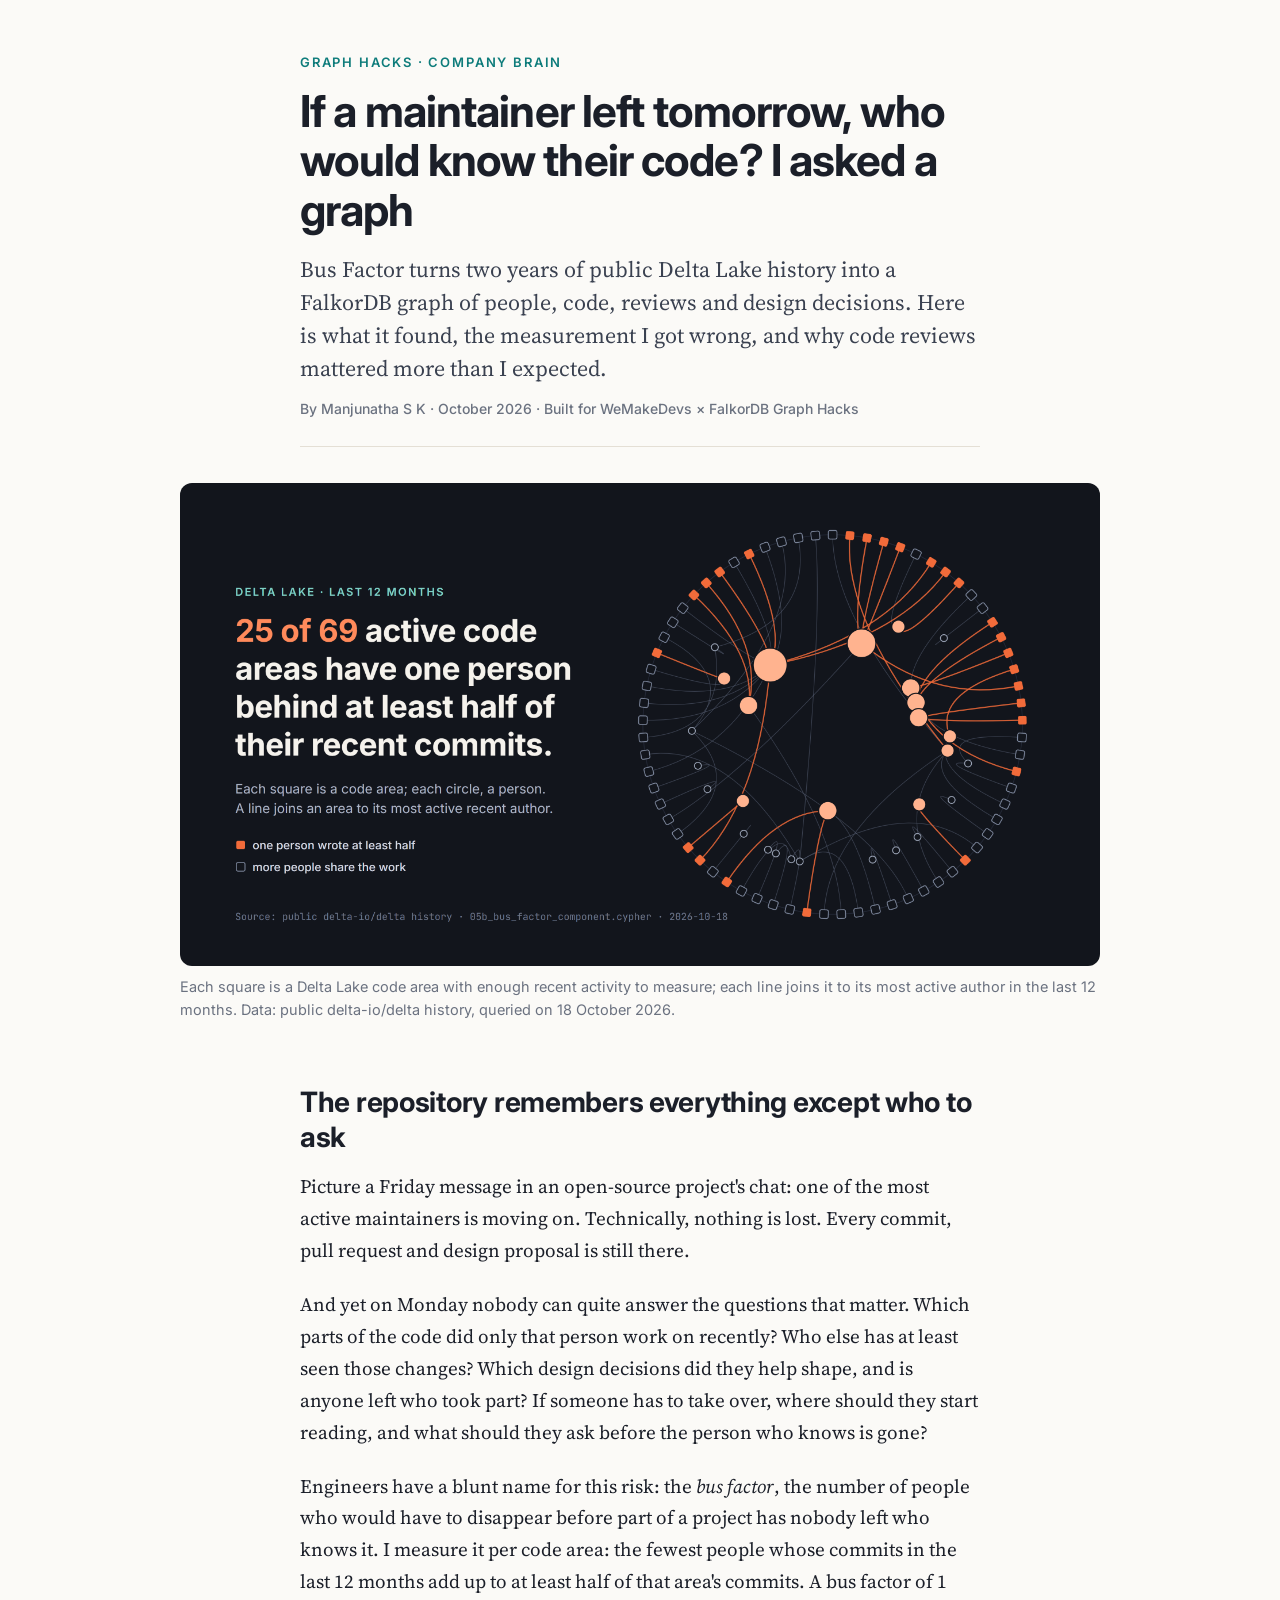
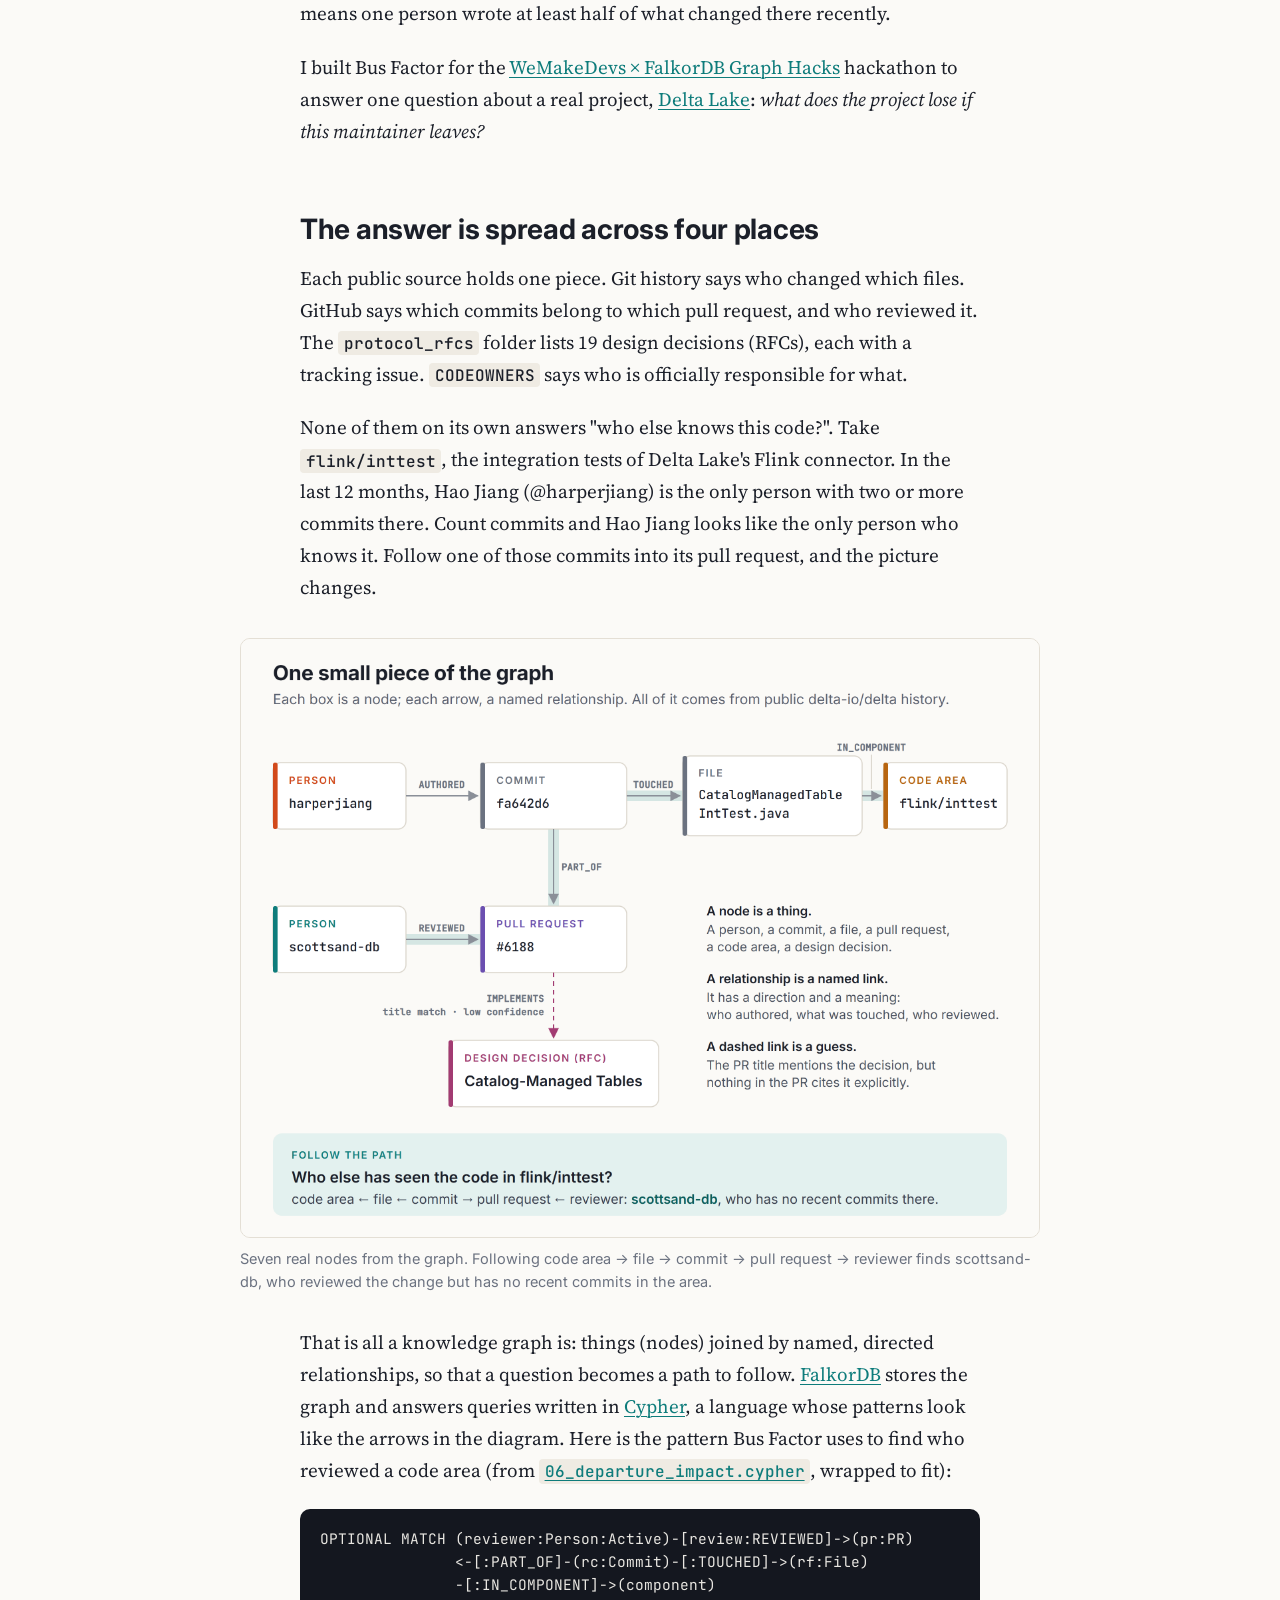
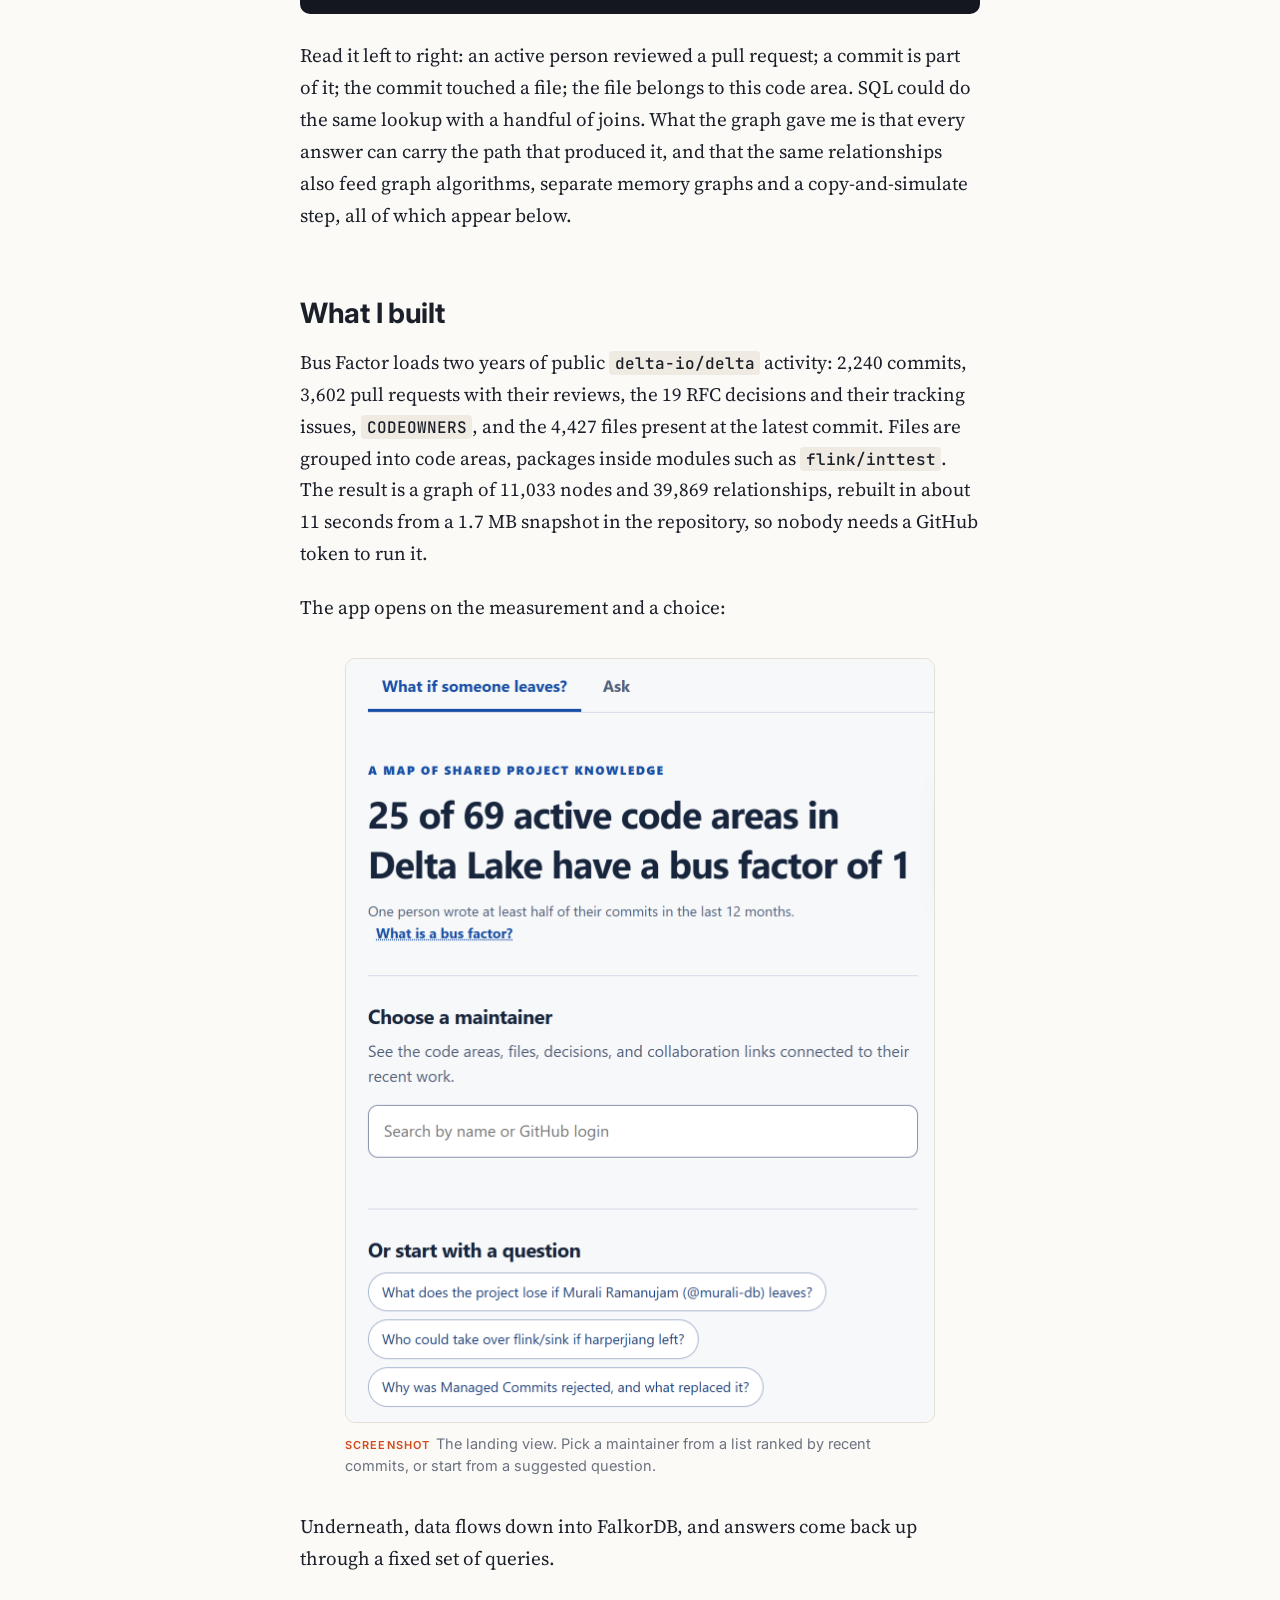
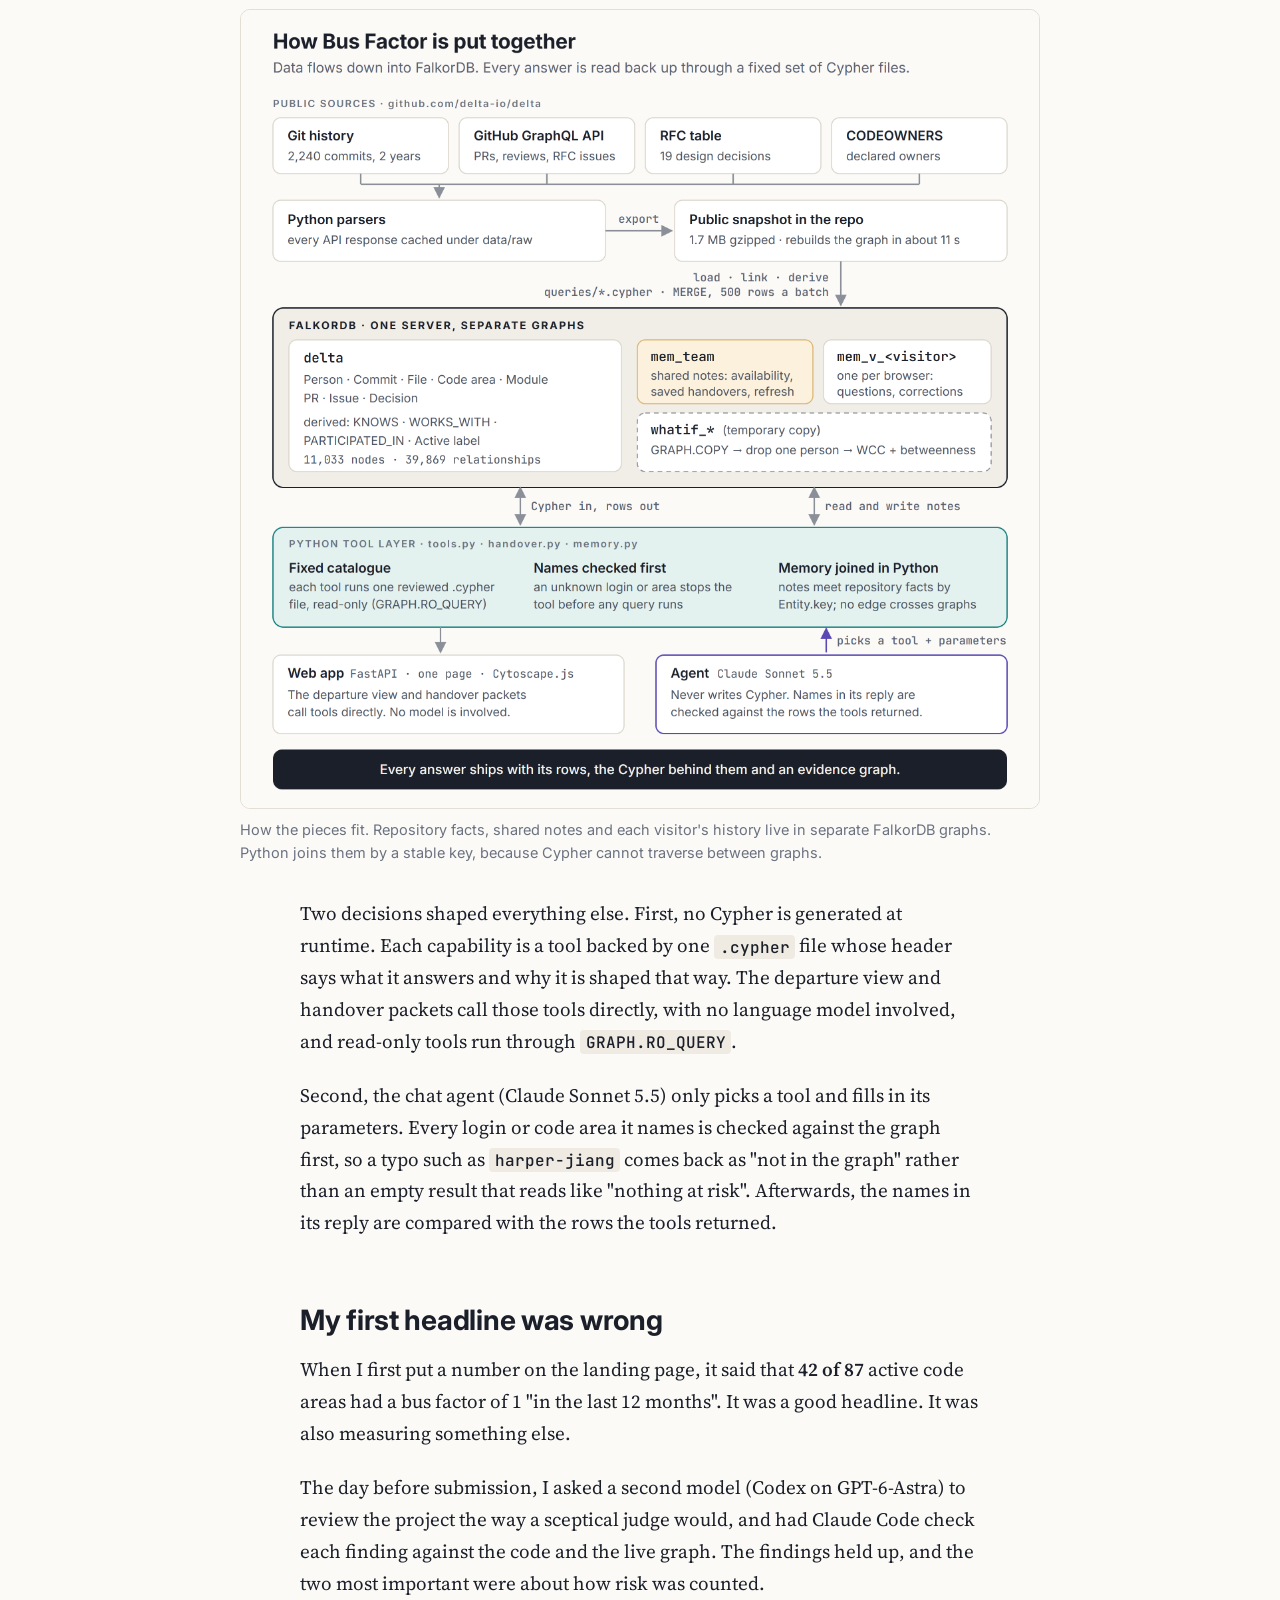
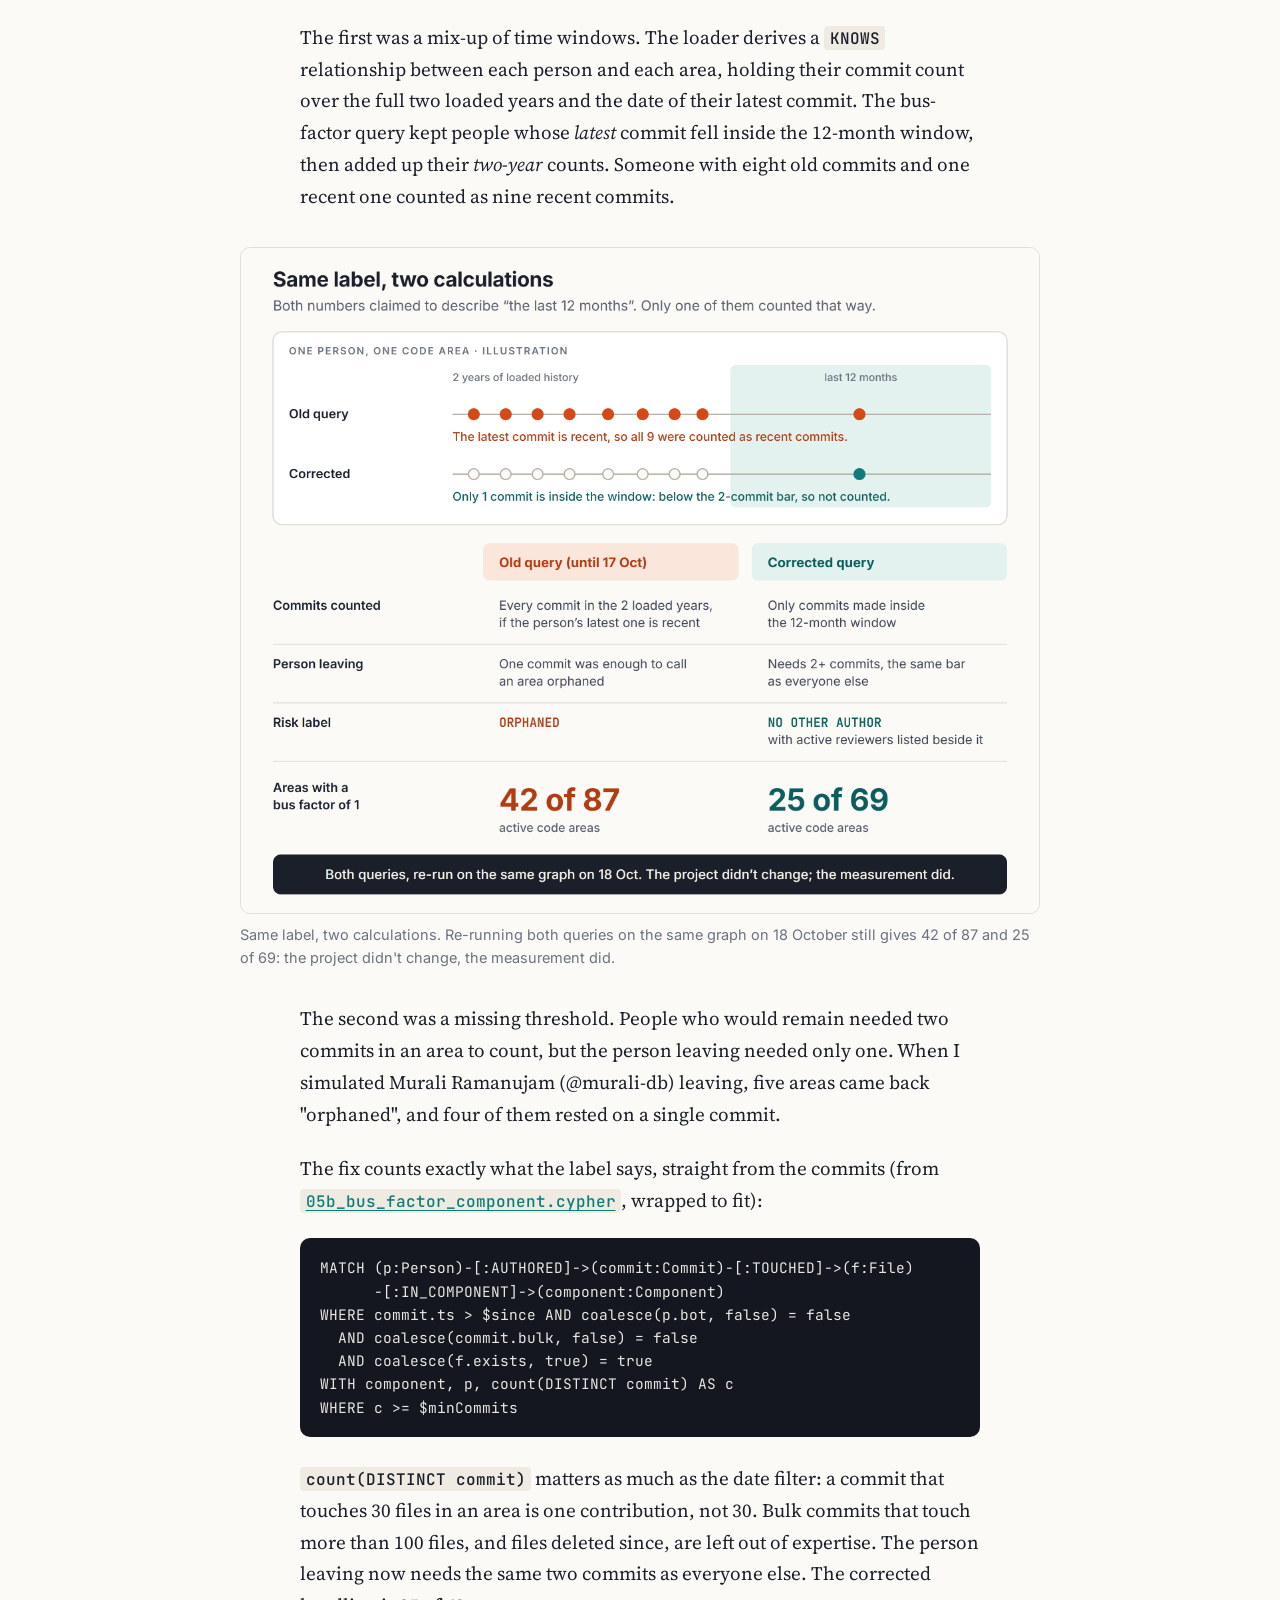
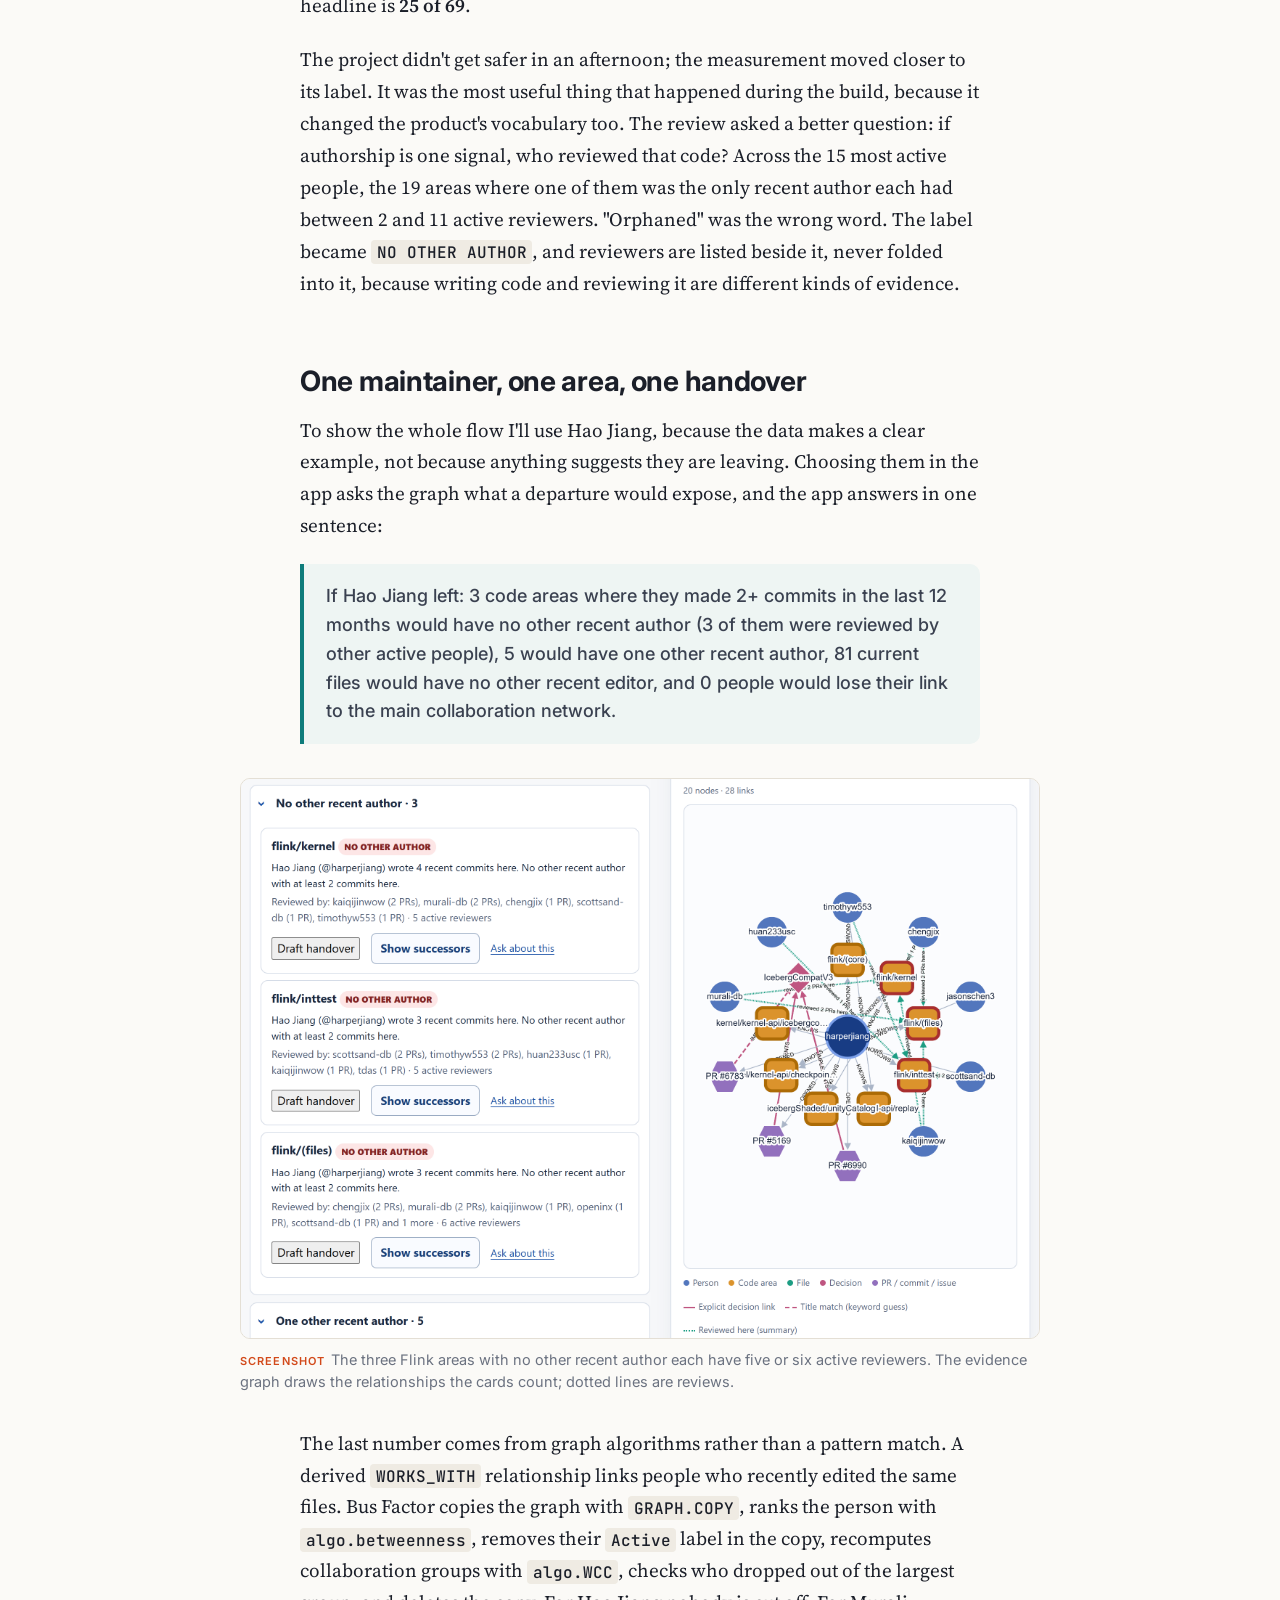
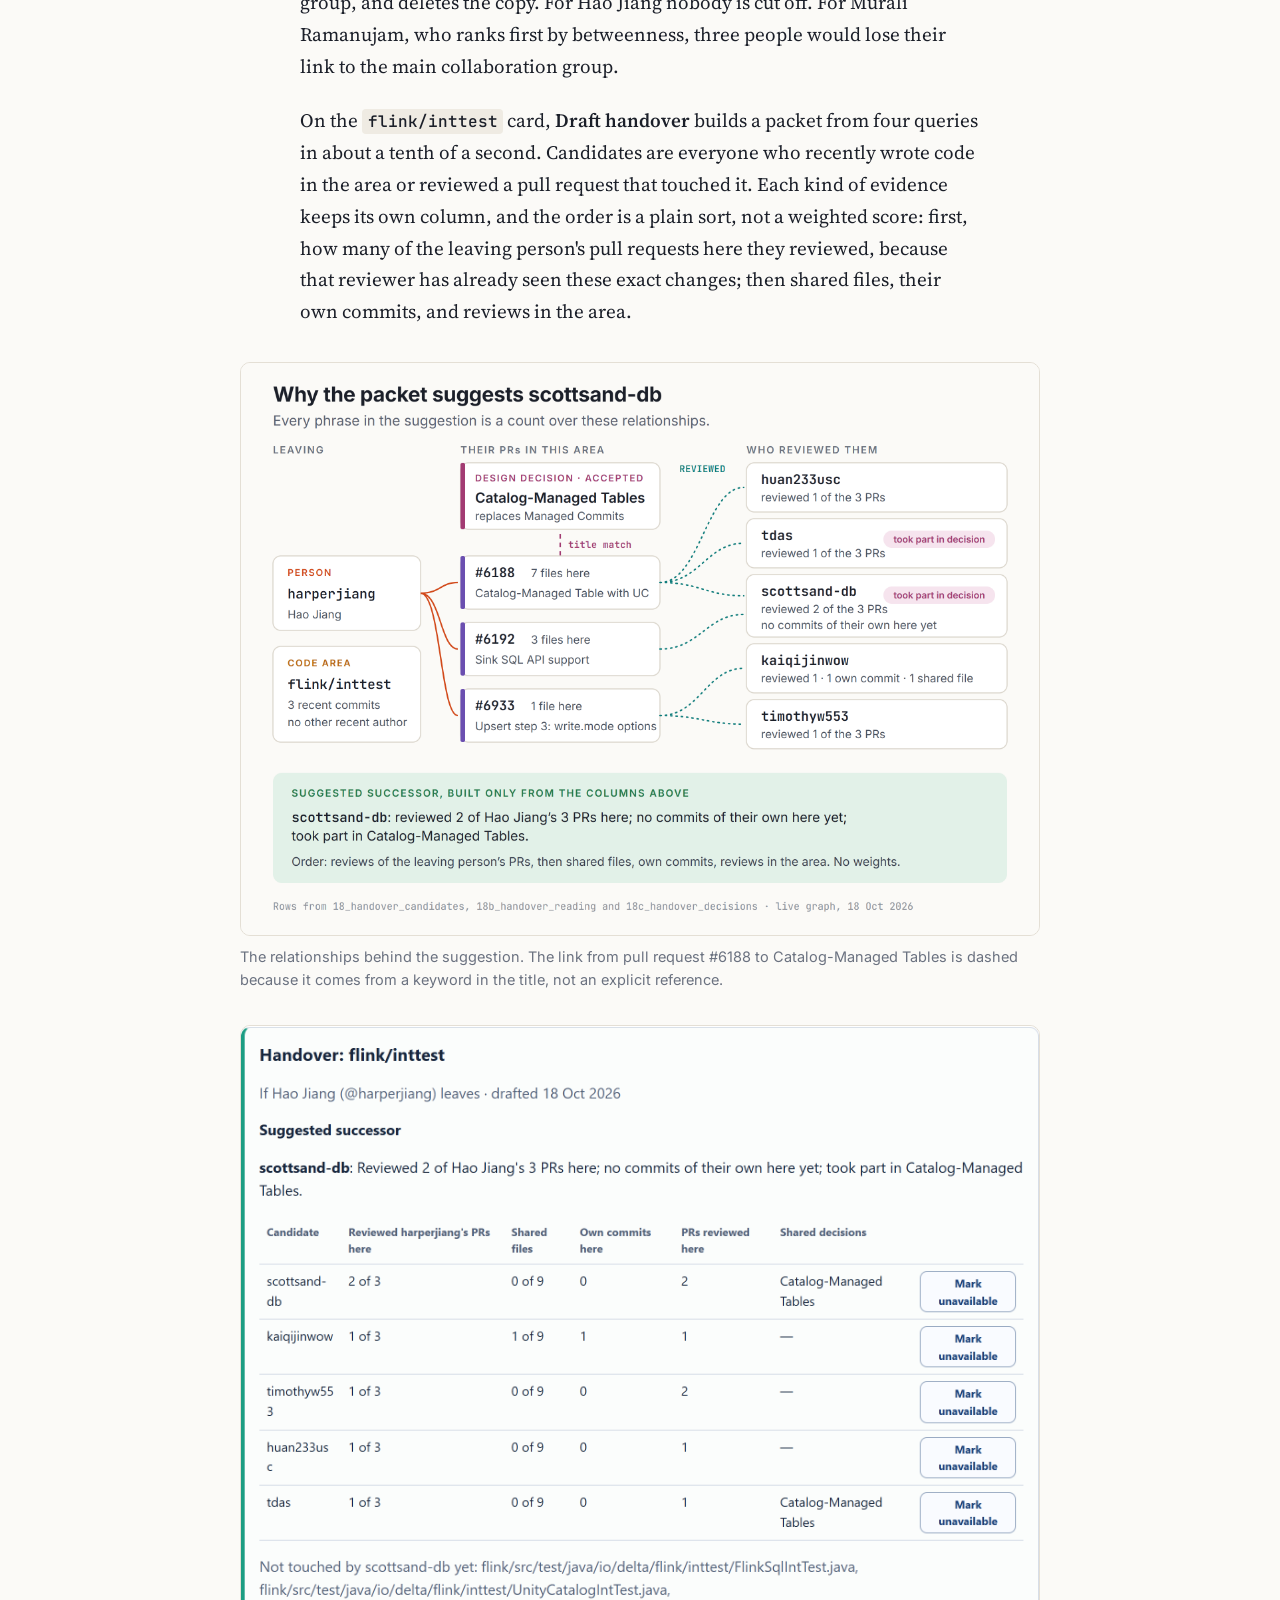
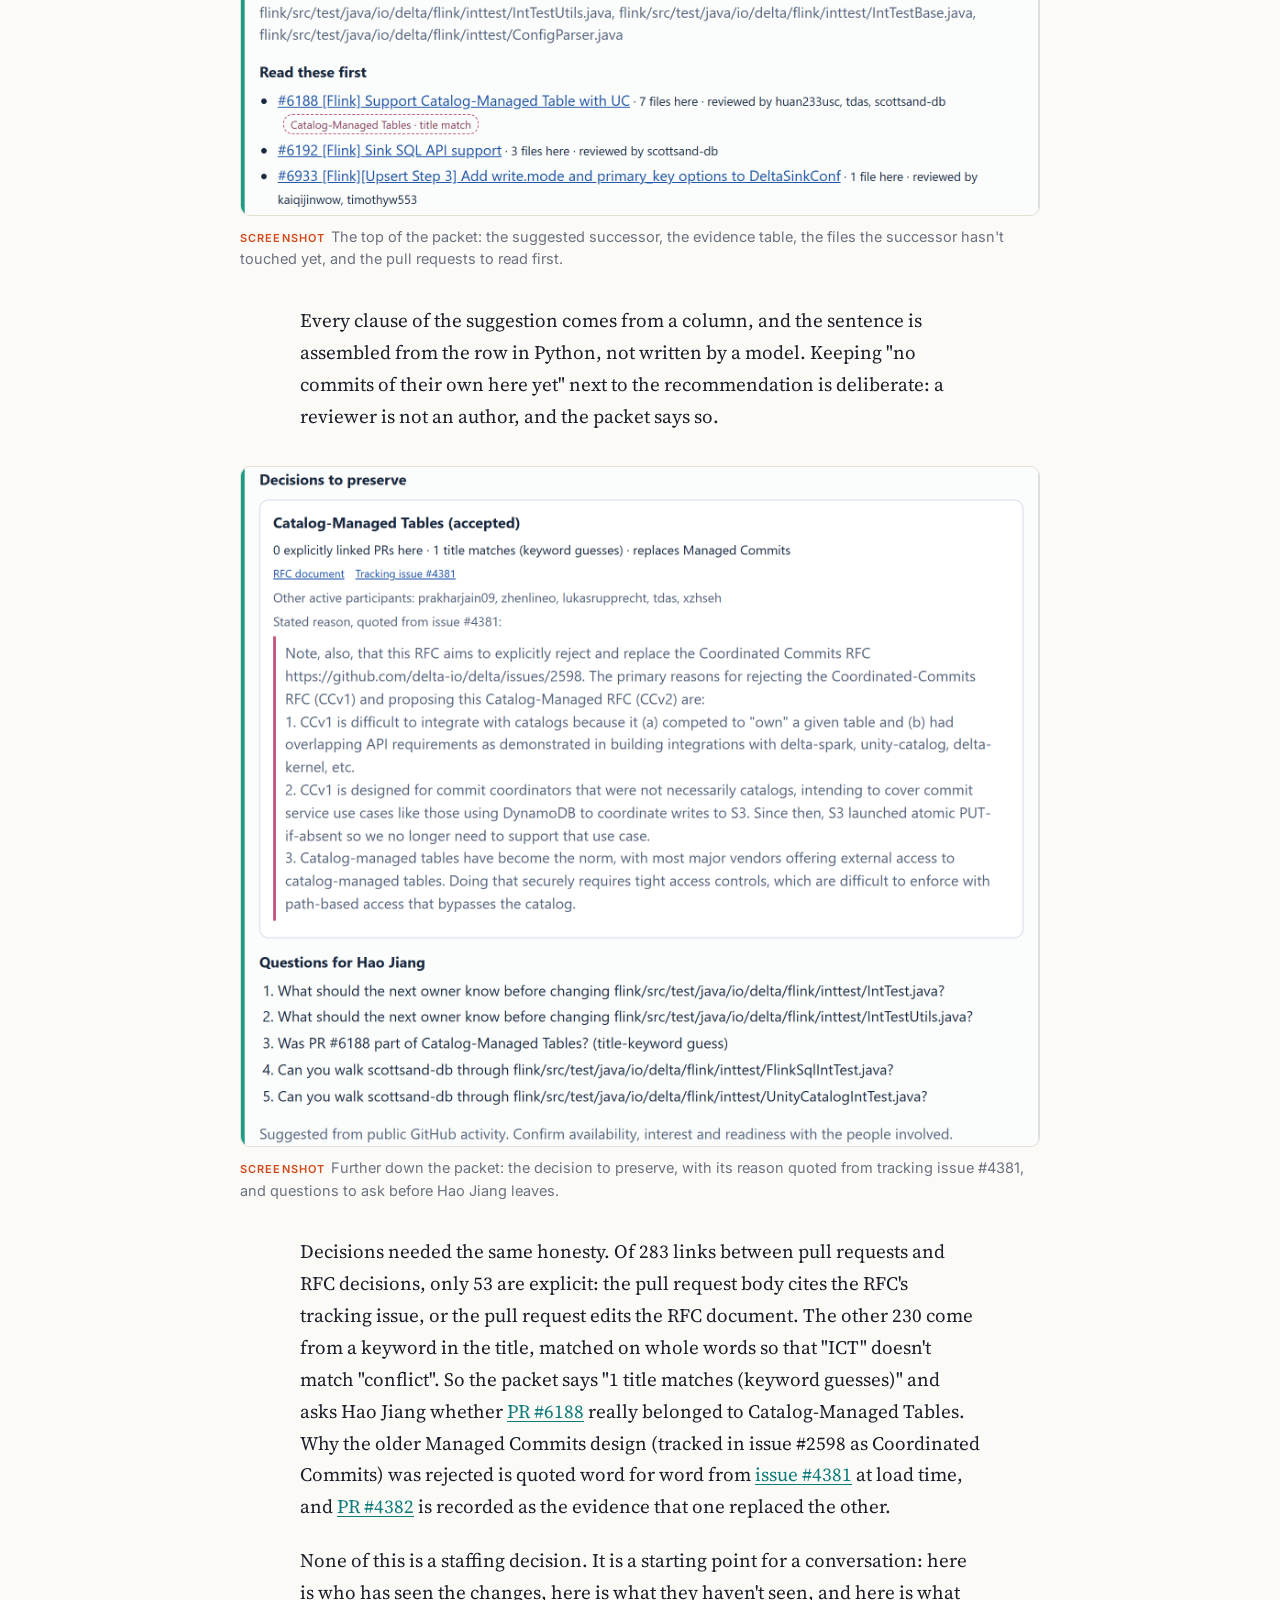
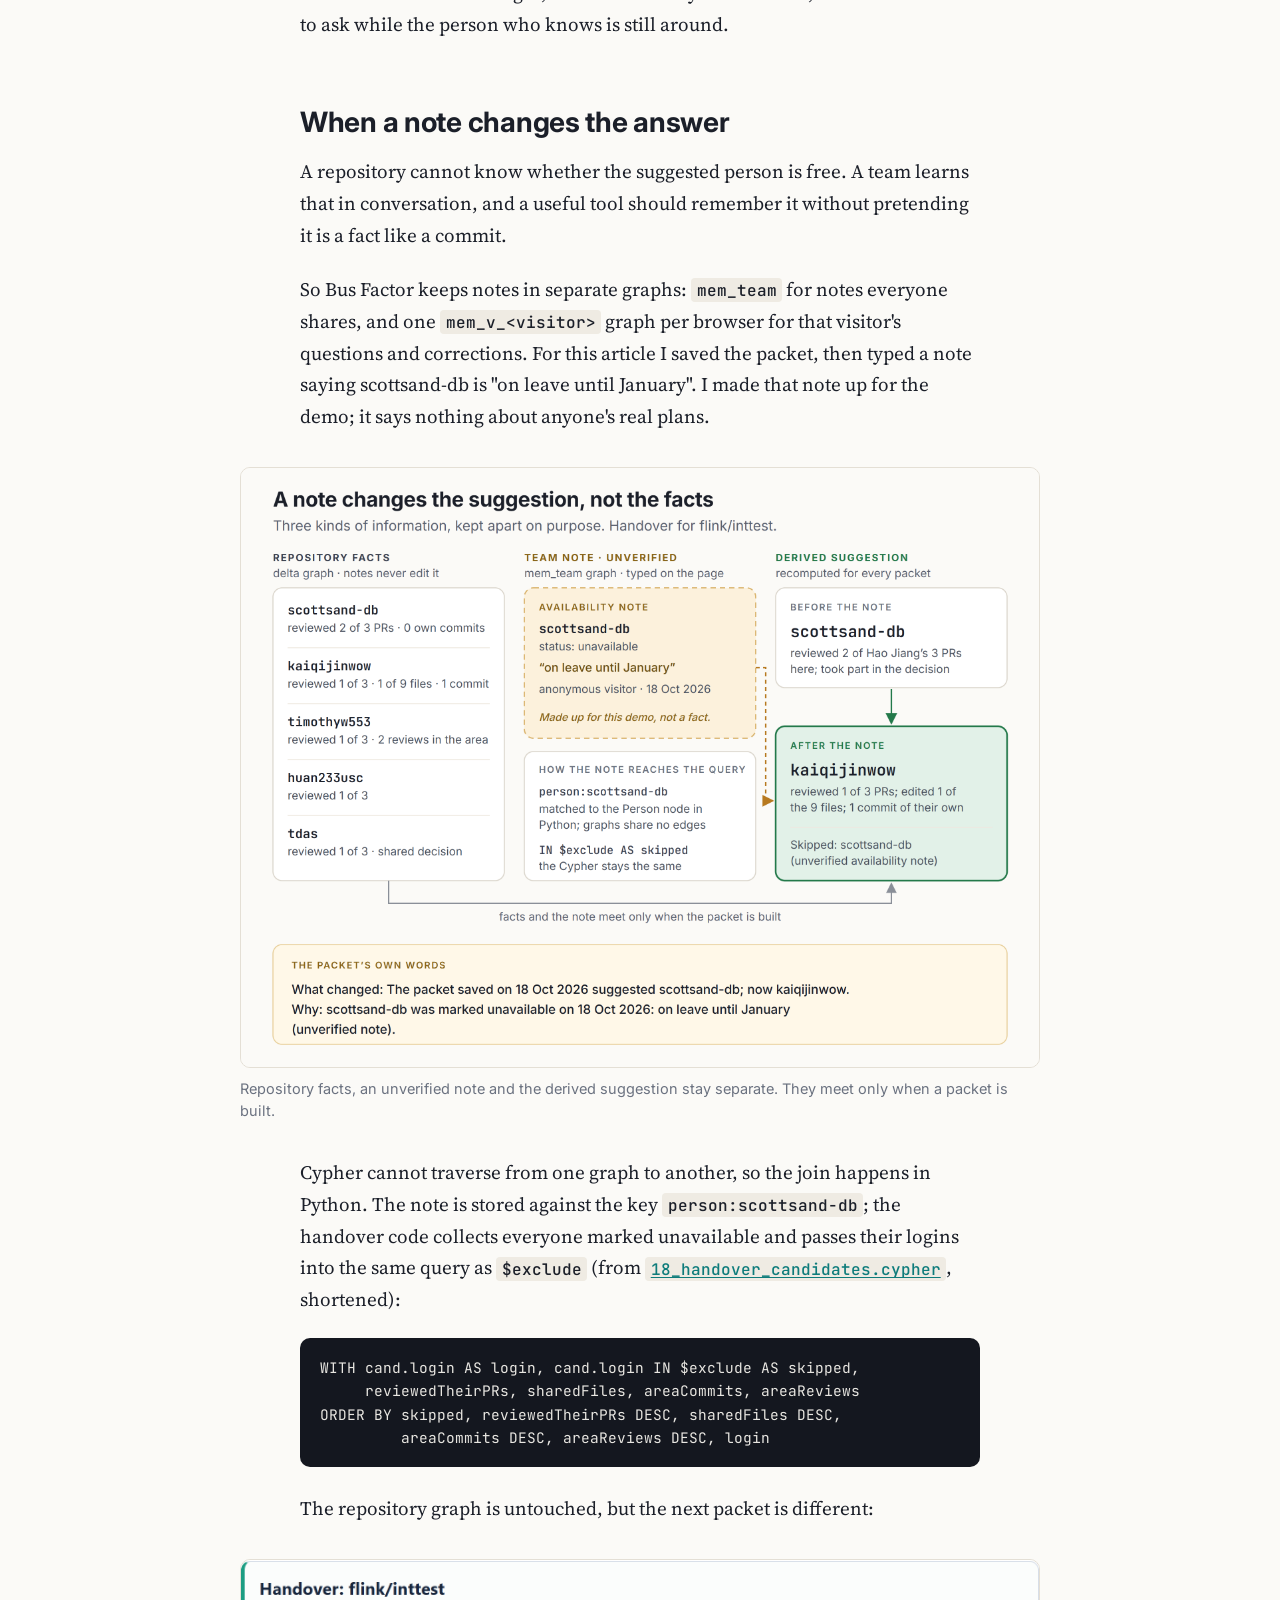
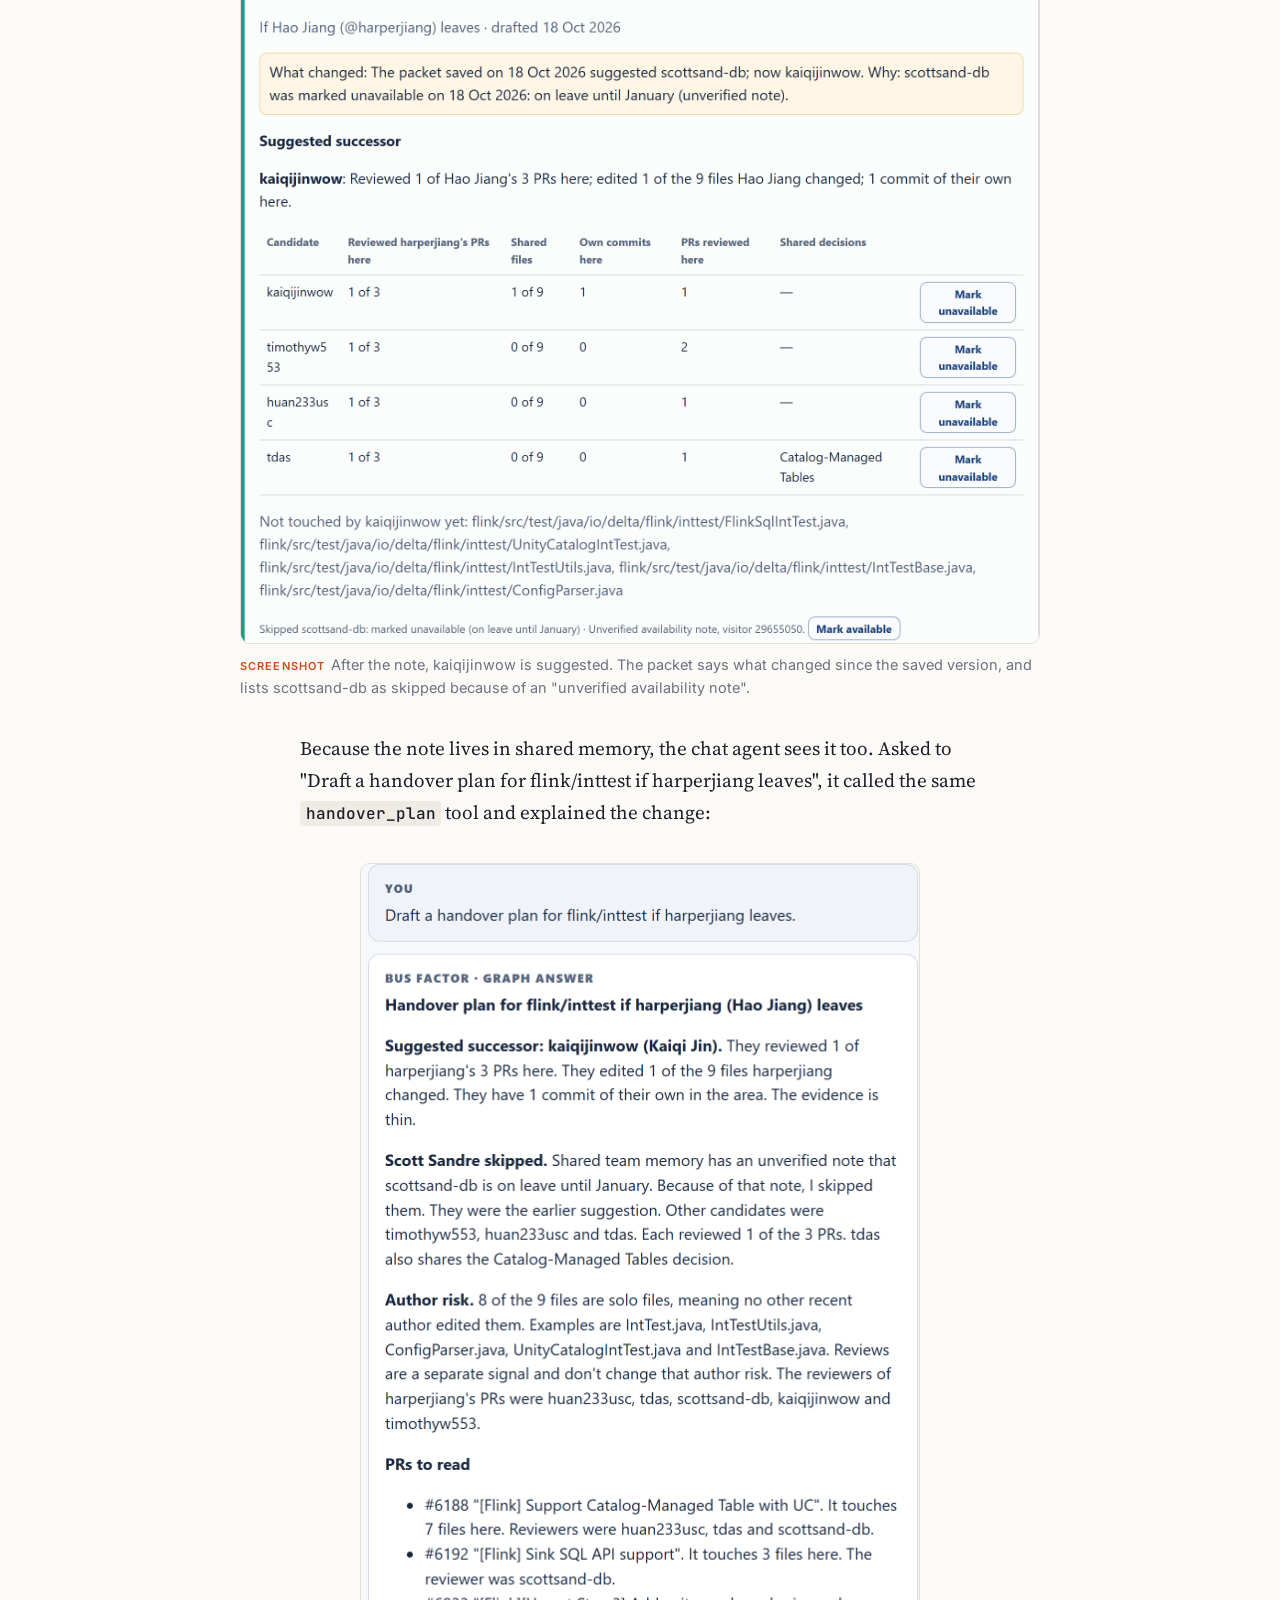
<file: docs/blog-submission/PREVIEW.html>
<!doctype html>
<html lang="en">
<head>
<meta charset="utf-8">
<meta name="viewport" content="width=device-width, initial-scale=1">
<title>If a maintainer left tomorrow, who would know their code? I asked a graph</title>
<meta name="description" content="What a FalkorDB graph of Delta Lake's public history reveals about knowledge risk when a maintainer leaves, the measurement mistake behind the first headline, and how handover suggestions are built from evidence.">
<link rel="preconnect" href="https://fonts.googleapis.com">
<link rel="stylesheet" href="https://fonts.googleapis.com/css2?family=Inter:wght@400;500;600;700&family=JetBrains+Mono:wght@400;500&family=Source+Serif+4:ital,opsz,wght@0,8..60,400;0,8..60,600;1,8..60,400&display=swap">
<style>
:root {
  --paper: #FBFAF7; --ink: #1B1F29; --ink-2: #3A4150; --muted: #6B7280; --line: #E4DFD5;
  --accent: #D2491A; --teal: #0E7C7B; --code-bg: #14171F; --code-ink: #E8E6E1;
}
* { box-sizing: border-box; }
html { -webkit-text-size-adjust: 100%; }
body { margin: 0; background: var(--paper); color: var(--ink);
  font: 400 19px/1.68 'Source Serif 4', Georgia, 'Times New Roman', serif; }
main { max-width: 720px; margin: 0 auto; padding: 56px 20px 96px; }
.kicker { font: 600 13px/1 Inter, 'Segoe UI', sans-serif; letter-spacing: .14em; text-transform: uppercase;
  color: var(--teal); margin: 0 0 18px; }
h1 { font: 700 44px/1.12 Inter, 'Segoe UI', sans-serif; letter-spacing: -.02em; margin: 0 0 18px; }
.dek { font-size: 22px; line-height: 1.5; color: var(--ink-2); margin: 0 0 14px; }
.dek em { font-style: normal; }
.byline { font: 500 14px/1.4 Inter, 'Segoe UI', sans-serif; color: var(--muted); margin: 0 0 36px;
  padding-bottom: 28px; border-bottom: 1px solid var(--line); }
h2 { font: 700 28px/1.25 Inter, 'Segoe UI', sans-serif; letter-spacing: -.01em; margin: 64px 0 16px; }
h3 { font: 700 21px/1.3 Inter, 'Segoe UI', sans-serif; margin: 40px 0 12px; }
p { margin: 0 0 22px; }
a { color: var(--teal); text-decoration-thickness: 1px; text-underline-offset: 3px; }
strong { font-weight: 600; }
code { font: 500 .84em 'JetBrains Mono', Consolas, monospace; background: #EFEBE3; padding: .1em .35em;
  border-radius: 4px; }
pre { background: var(--code-bg); color: var(--code-ink); padding: 18px 20px; border-radius: 10px; overflow-x: auto;
  margin: 0 0 26px; font: 400 14.5px/1.6 'JetBrains Mono', Consolas, monospace; }
pre code { background: none; padding: 0; font: inherit; color: inherit; }
code, pre { font-variant-ligatures: none; font-feature-settings: "liga" 0, "calt" 0; }
figure.shot-fig:not(.wide) { margin-left: auto; margin-right: auto; }
blockquote { margin: 0 0 26px; padding: 18px 22px; background: #EEF5F3; border-left: 4px solid var(--teal);
  border-radius: 0 10px 10px 0; font: 500 18px/1.6 Inter, 'Segoe UI', sans-serif; color: var(--ink-2); }
blockquote p { margin: 0; }
figure { margin: 34px 0 34px; }
figure img { display: block; width: 100%; height: auto; border-radius: 10px; border: 1px solid var(--line);
  background: #fff; }
figure.wide { margin-left: -60px; margin-right: -60px; }
figure.hero { margin: 8px -120px 40px; }
figure.hero img { border: 0; border-radius: 12px; }
figcaption { font: 400 14.5px/1.55 Inter, 'Segoe UI', sans-serif; color: var(--muted); margin-top: 10px; }
figcaption em { font-style: normal; }
.shot { font: 600 11px/1 Inter, 'Segoe UI', sans-serif; letter-spacing: .1em; text-transform: uppercase;
  color: var(--accent); margin-right: 6px; }
hr { border: 0; border-top: 1px solid var(--line); margin: 56px 0 28px; }
.footnote { font: 400 15px/1.6 Inter, 'Segoe UI', sans-serif; color: var(--muted); }
.footnote em { font-style: normal; }
@media (max-width: 1000px) { figure.wide, figure.hero { margin-left: 0; margin-right: 0; } }
@media (max-width: 600px) {
  body { font-size: 17.5px; }
  main { padding: 32px 16px 64px; }
  h1 { font-size: 32px; }
  .dek { font-size: 19px; }
  h2 { font-size: 24px; margin-top: 48px; }
  pre { font-size: 13px; padding: 14px; }
}
</style>
</head>
<body>
<main>
<p class="kicker">Graph Hacks · Company Brain</p>
<h1>If a maintainer left tomorrow, who would know their code? I asked a graph</h1>
<p class="dek"><em>Bus Factor turns two years of public Delta Lake history into a FalkorDB graph of people, code, reviews and design decisions. Here is what it found, the measurement I got wrong, and why code reviews mattered more than I expected.</em></p>
<p class="byline">By Manjunatha S K · October 2026 · Built for WeMakeDevs × FalkorDB Graph Hacks</p>
<figure class="hero"><img alt="A dark radial map. 69 small squares around a ring are Delta Lake code areas; 25 are orange. Lines run inward to circles representing people, and a few large orange circles collect many lines. Text on the left reads: 25 of 69 active code areas have one person behind at least half of their recent commits." src="assets/01-hero-knowledge-concentration.png" loading="lazy"><figcaption>Each square is a Delta Lake code area with enough recent activity to measure; each line joins it to its most active author in the last 12 months. Data: public delta-io/delta history, queried on 18 October 2026.</figcaption></figure>
<h2>The repository remembers everything except who to ask</h2>
<p>Picture a Friday message in an open-source project's chat: one of the most active maintainers is moving on. Technically, nothing is lost. Every commit, pull request and design proposal is still there.</p>
<p>And yet on Monday nobody can quite answer the questions that matter. Which parts of the code did only that person work on recently? Who else has at least seen those changes? Which design decisions did they help shape, and is anyone left who took part? If someone has to take over, where should they start reading, and what should they ask before the person who knows is gone?</p>
<p>Engineers have a blunt name for this risk: the <em>bus factor</em>, the number of people who would have to disappear before part of a project has nobody left who knows it. I measure it per code area: the fewest people whose commits in the last 12 months add up to at least half of that area's commits. A bus factor of 1 means one person wrote at least half of what changed there recently.</p>
<p>I built Bus Factor for the <a href="https://www.wemakedevs.org/hackathons/falkordb">WeMakeDevs × FalkorDB Graph Hacks</a> hackathon to answer one question about a real project, <a href="https://github.com/delta-io/delta">Delta Lake</a>: <em>what does the project lose if this maintainer leaves?</em></p>
<h2>The answer is spread across four places</h2>
<p>Each public source holds one piece. Git history says who changed which files. GitHub says which commits belong to which pull request, and who reviewed it. The <code>protocol_rfcs</code> folder lists 19 design decisions (RFCs), each with a tracking issue. <code>CODEOWNERS</code> says who is officially responsible for what.</p>
<p>None of them on its own answers "who else knows this code?". Take <code>flink/inttest</code>, the integration tests of Delta Lake's Flink connector. In the last 12 months, Hao Jiang (@harperjiang) is the only person with two or more commits there. Count commits and Hao Jiang looks like the only person who knows it. Follow one of those commits into its pull request, and the picture changes.</p>
<figure class="wide"><img alt="A diagram of seven boxes. Person harperjiang AUTHORED commit fa642d6, which TOUCHED the file CatalogManagedTableIntTest.java, which is IN_COMPONENT code area flink/inttest. The commit is PART_OF pull request 6188. Person scottsand-db REVIEWED pull request 6188. A dashed IMPLEMENTS arrow, labelled title match, low confidence, runs from the pull request to the design decision Catalog-Managed Tables. A highlighted path answers: who else has seen the code in flink/inttest?" src="assets/02-knowledge-graph-explained.png" loading="lazy"><figcaption>Seven real nodes from the graph. Following code area → file → commit → pull request → reviewer finds scottsand-db, who reviewed the change but has no recent commits in the area.</figcaption></figure>
<p>That is all a knowledge graph is: things (nodes) joined by named, directed relationships, so that a question becomes a path to follow. <a href="https://docs.falkordb.com/">FalkorDB</a> stores the graph and answers queries written in <a href="https://docs.falkordb.com/cypher/">Cypher</a>, a language whose patterns look like the arrows in the diagram. Here is the pattern Bus Factor uses to find who reviewed a code area (from <a href="https://github.com/Manjunathask/company-brain-falkon-db/blob/main/queries/06_departure_impact.cypher"><code>06_departure_impact.cypher</code></a>, wrapped to fit):</p>
<pre><code class="language-cypher">OPTIONAL MATCH (reviewer:Person:Active)-[review:REVIEWED]-&gt;(pr:PR)
               &lt;-[:PART_OF]-(rc:Commit)-[:TOUCHED]-&gt;(rf:File)
               -[:IN_COMPONENT]-&gt;(component)
</code></pre>
<p>Read it left to right: an active person reviewed a pull request; a commit is part of it; the commit touched a file; the file belongs to this code area. SQL could do the same lookup with a handful of joins. What the graph gave me is that every answer can carry the path that produced it, and that the same relationships also feed graph algorithms, separate memory graphs and a copy-and-simulate step, all of which appear below.</p>
<h2>What I built</h2>
<p>Bus Factor loads two years of public <code>delta-io/delta</code> activity: 2,240 commits, 3,602 pull requests with their reviews, the 19 RFC decisions and their tracking issues, <code>CODEOWNERS</code>, and the 4,427 files present at the latest commit. Files are grouped into code areas, packages inside modules such as <code>flink/inttest</code>. The result is a graph of 11,033 nodes and 39,869 relationships, rebuilt in about 11 seconds from a 1.7 MB snapshot in the repository, so nobody needs a GitHub token to run it.</p>
<p>The app opens on the measurement and a choice:</p>
<figure class="shot-fig" style="max-width:590px"><img alt="The Bus Factor landing view. A headline reads: 25 of 69 active code areas in Delta Lake have a bus factor of 1. Below it are a search box labelled Choose a maintainer and three suggested questions." src="assets/screenshots/s1-landing-headline.png" loading="lazy"><figcaption><span class="shot">Screenshot</span>The landing view. Pick a maintainer from a list ranked by recent commits, or start from a suggested question.</figcaption></figure>
<p>Underneath, data flows down into FalkorDB, and answers come back up through a fixed set of queries.</p>
<figure class="wide"><img alt="An architecture diagram with five layers. Public sources (git history, GitHub GraphQL API, RFC table, CODEOWNERS) feed Python parsers and a public snapshot. Load, link and derive steps run Cypher files into FalkorDB, which holds separate graphs: delta for repository facts, mem_team for shared notes, one mem_v graph per visitor, and temporary whatif copies. A Python tool layer runs a fixed catalogue of read-only queries, checks names first and joins memory in Python. A web app calls the tools directly; an agent running Claude Sonnet 5.5 picks tools but never writes Cypher." src="assets/03-architecture.png" loading="lazy"><figcaption>How the pieces fit. Repository facts, shared notes and each visitor's history live in separate FalkorDB graphs. Python joins them by a stable key, because Cypher cannot traverse between graphs.</figcaption></figure>
<p>Two decisions shaped everything else. First, no Cypher is generated at runtime. Each capability is a tool backed by one <code>.cypher</code> file whose header says what it answers and why it is shaped that way. The departure view and handover packets call those tools directly, with no language model involved, and read-only tools run through <code>GRAPH.RO_QUERY</code>.</p>
<p>Second, the chat agent (Claude Sonnet 5.5) only picks a tool and fills in its parameters. Every login or code area it names is checked against the graph first, so a typo such as <code>harper-jiang</code> comes back as "not in the graph" rather than an empty result that reads like "nothing at risk". Afterwards, the names in its reply are compared with the rows the tools returned.</p>
<h2>My first headline was wrong</h2>
<p>When I first put a number on the landing page, it said that <strong>42 of 87</strong> active code areas had a bus factor of 1 "in the last 12 months". It was a good headline. It was also measuring something else.</p>
<p>The day before submission, I asked a second model (Codex on GPT-6-Astra) to review the project the way a sceptical judge would, and had Claude Code check each finding against the code and the live graph. The findings held up, and the two most important were about how risk was counted.</p>
<p>The first was a mix-up of time windows. The loader derives a <code>KNOWS</code> relationship between each person and each area, holding their commit count over the full two loaded years and the date of their latest commit. The bus-factor query kept people whose <em>latest</em> commit fell inside the 12-month window, then added up their <em>two-year</em> counts. Someone with eight old commits and one recent one counted as nine recent commits.</p>
<figure class="wide"><img alt="A two-part figure titled Same label, two calculations. The top part shows one person's commits on a two-year timeline: eight old commits and one inside the last 12 months. The old query counted all nine; the corrected query counts one, which is below the two-commit bar. The bottom part compares the queries: commits counted, the threshold for the person leaving, and the risk label. The old query reports 42 of 87 areas with a bus factor of 1, the corrected query 25 of 69." src="assets/04-measurement-correction.png" loading="lazy"><figcaption>Same label, two calculations. Re-running both queries on the same graph on 18 October still gives 42 of 87 and 25 of 69: the project didn't change, the measurement did.</figcaption></figure>
<p>The second was a missing threshold. People who would remain needed two commits in an area to count, but the person leaving needed only one. When I simulated Murali Ramanujam (@murali-db) leaving, five areas came back "orphaned", and four of them rested on a single commit.</p>
<p>The fix counts exactly what the label says, straight from the commits (from <a href="https://github.com/Manjunathask/company-brain-falkon-db/blob/main/queries/05b_bus_factor_component.cypher"><code>05b_bus_factor_component.cypher</code></a>, wrapped to fit):</p>
<pre><code class="language-cypher">MATCH (p:Person)-[:AUTHORED]-&gt;(commit:Commit)-[:TOUCHED]-&gt;(f:File)
      -[:IN_COMPONENT]-&gt;(component:Component)
WHERE commit.ts &gt; $since AND coalesce(p.bot, false) = false
  AND coalesce(commit.bulk, false) = false
  AND coalesce(f.exists, true) = true
WITH component, p, count(DISTINCT commit) AS c
WHERE c &gt;= $minCommits
</code></pre>
<p><code>count(DISTINCT commit)</code> matters as much as the date filter: a commit that touches 30 files in an area is one contribution, not 30. Bulk commits that touch more than 100 files, and files deleted since, are left out of expertise. The person leaving now needs the same two commits as everyone else. The corrected headline is <strong>25 of 69</strong>.</p>
<p>The project didn't get safer in an afternoon; the measurement moved closer to its label. It was the most useful thing that happened during the build, because it changed the product's vocabulary too. The review asked a better question: if authorship is one signal, who reviewed that code? Across the 15 most active people, the 19 areas where one of them was the only recent author each had between 2 and 11 active reviewers. "Orphaned" was the wrong word. The label became <code>NO OTHER AUTHOR</code>, and reviewers are listed beside it, never folded into it, because writing code and reviewing it are different kinds of evidence.</p>
<h2>One maintainer, one area, one handover</h2>
<p>To show the whole flow I'll use Hao Jiang, because the data makes a clear example, not because anything suggests they are leaving. Choosing them in the app asks the graph what a departure would expose, and the app answers in one sentence:</p>
<blockquote>
<p>If Hao Jiang left: 3 code areas where they made 2+ commits in the last 12 months would have no other recent author (3 of them were reviewed by other active people), 5 would have one other recent author, 81 current files would have no other recent editor, and 0 people would lose their link to the main collaboration network.</p>
</blockquote>
<figure class="shot-fig wide"><img alt="The departure view for Hao Jiang. On the left, three cards for flink/kernel, flink/inttest and flink/(files), each labelled NO OTHER AUTHOR and listing its reviewers with pull-request counts. On the right, an evidence graph centred on harperjiang, with orange code areas, blue people, purple pull requests and dotted review edges." src="assets/screenshots/s2-departure-no-other-author.png" loading="lazy"><figcaption><span class="shot">Screenshot</span>The three Flink areas with no other recent author each have five or six active reviewers. The evidence graph draws the relationships the cards count; dotted lines are reviews.</figcaption></figure>
<p>The last number comes from graph algorithms rather than a pattern match. A derived <code>WORKS_WITH</code> relationship links people who recently edited the same files. Bus Factor copies the graph with <code>GRAPH.COPY</code>, ranks the person with <code>algo.betweenness</code>, removes their <code>Active</code> label in the copy, recomputes collaboration groups with <code>algo.WCC</code>, checks who dropped out of the largest group, and deletes the copy. For Hao Jiang nobody is cut off. For Murali Ramanujam, who ranks first by betweenness, three people would lose their link to the main collaboration group.</p>
<p>On the <code>flink/inttest</code> card, <strong>Draft handover</strong> builds a packet from four queries in about a tenth of a second. Candidates are everyone who recently wrote code in the area or reviewed a pull request that touched it. Each kind of evidence keeps its own column, and the order is a plain sort, not a weighted score: first, how many of the leaving person's pull requests here they reviewed, because that reviewer has already seen these exact changes; then shared files, their own commits, and reviews in the area.</p>
<figure class="wide"><img alt="A diagram linking harperjiang and the code area flink/inttest to three pull requests: 6188 (7 files here), 6192 (3 files) and 6933 (1 file). Teal dotted lines connect the pull requests to their reviewers: huan233usc, tdas and scottsand-db reviewed 6188; scottsand-db reviewed 6192; kaiqijinwow and timothyw553 reviewed 6933. A dashed title-match line joins 6188 to the decision Catalog-Managed Tables. The suggested successor is scottsand-db: reviewed 2 of Hao Jiang's 3 pull requests here, no commits of their own here yet, took part in Catalog-Managed Tables." src="assets/05-handover-evidence-chain.png" loading="lazy"><figcaption>The relationships behind the suggestion. The link from pull request #6188 to Catalog-Managed Tables is dashed because it comes from a keyword in the title, not an explicit reference.</figcaption></figure>
<figure class="shot-fig wide"><img alt="The top of the handover packet for flink/inttest. Suggested successor: scottsand-db, reviewed 2 of Hao Jiang's 3 PRs here, no commits of their own here yet, took part in Catalog-Managed Tables. Below is a candidate table with columns for reviews of Hao Jiang's PRs, shared files, own commits, PRs reviewed here and shared decisions, then the files scottsand-db has not touched and three pull requests to read first." src="assets/screenshots/s3-handover-successor.png" loading="lazy"><figcaption><span class="shot">Screenshot</span>The top of the packet: the suggested successor, the evidence table, the files the successor hasn't touched yet, and the pull requests to read first.</figcaption></figure>
<p>Every clause of the suggestion comes from a column, and the sentence is assembled from the row in Python, not written by a model. Keeping "no commits of their own here yet" next to the recommendation is deliberate: a reviewer is not an author, and the packet says so.</p>
<figure class="shot-fig wide"><img alt="The lower part of the handover packet. Under Decisions to preserve, Catalog-Managed Tables (accepted) shows 0 explicitly linked PRs and 1 title match, links to the RFC document and tracking issue 4381, other active participants, and a quoted reason explaining why the earlier Coordinated Commits design was rejected. Below are five questions for Hao Jiang." src="assets/screenshots/s4-handover-decisions-questions.png" loading="lazy"><figcaption><span class="shot">Screenshot</span>Further down the packet: the decision to preserve, with its reason quoted from tracking issue #4381, and questions to ask before Hao Jiang leaves.</figcaption></figure>
<p>Decisions needed the same honesty. Of 283 links between pull requests and RFC decisions, only 53 are explicit: the pull request body cites the RFC's tracking issue, or the pull request edits the RFC document. The other 230 come from a keyword in the title, matched on whole words so that "ICT" doesn't match "conflict". So the packet says "1 title matches (keyword guesses)" and asks Hao Jiang whether <a href="https://github.com/delta-io/delta/pull/6188">PR #6188</a> really belonged to Catalog-Managed Tables. Why the older Managed Commits design (tracked in issue #2598 as Coordinated Commits) was rejected is quoted word for word from <a href="https://github.com/delta-io/delta/issues/4381">issue #4381</a> at load time, and <a href="https://github.com/delta-io/delta/pull/4382">PR #4382</a> is recorded as the evidence that one replaced the other.</p>
<p>None of this is a staffing decision. It is a starting point for a conversation: here is who has seen the changes, here is what they haven't seen, and here is what to ask while the person who knows is still around.</p>
<h2>When a note changes the answer</h2>
<p>A repository cannot know whether the suggested person is free. A team learns that in conversation, and a useful tool should remember it without pretending it is a fact like a commit.</p>
<p>So Bus Factor keeps notes in separate graphs: <code>mem_team</code> for notes everyone shares, and one <code>mem_v_&lt;visitor&gt;</code> graph per browser for that visitor's questions and corrections. For this article I saved the packet, then typed a note saying scottsand-db is "on leave until January". I made that note up for the demo; it says nothing about anyone's real plans.</p>
<figure class="wide"><img alt="A three-column diagram. Repository facts in the delta graph list five candidates and are never edited by notes. A dashed amber team note in the mem_team graph says scottsand-db is unavailable, on leave until January, and is marked made up for the demo. A box explains that the note's key person:scottsand-db is matched to the Person node in Python and passed to the query as an exclusion. The derived suggestion changes from scottsand-db before the note to kaiqijinwow after it, with scottsand-db listed as skipped." src="assets/06-memory-changes-recommendation.png" loading="lazy"><figcaption>Repository facts, an unverified note and the derived suggestion stay separate. They meet only when a packet is built.</figcaption></figure>
<p>Cypher cannot traverse from one graph to another, so the join happens in Python. The note is stored against the key <code>person:scottsand-db</code>; the handover code collects everyone marked unavailable and passes their logins into the same query as <code>$exclude</code> (from <a href="https://github.com/Manjunathask/company-brain-falkon-db/blob/main/queries/18_handover_candidates.cypher"><code>18_handover_candidates.cypher</code></a>, shortened):</p>
<pre><code class="language-cypher">WITH cand.login AS login, cand.login IN $exclude AS skipped,
     reviewedTheirPRs, sharedFiles, areaCommits, areaReviews
ORDER BY skipped, reviewedTheirPRs DESC, sharedFiles DESC,
         areaCommits DESC, areaReviews DESC, login
</code></pre>
<p>The repository graph is untouched, but the next packet is different:</p>
<figure class="shot-fig wide"><img alt="The handover packet after the note. A highlighted line reads: What changed: The packet saved on 18 Oct 2026 suggested scottsand-db; now kaiqijinwow. Why: scottsand-db was marked unavailable on 18 Oct 2026: on leave until January (unverified note). The suggested successor is kaiqijinwow, with a candidate table and a line saying scottsand-db was skipped because of an unverified availability note." src="assets/screenshots/s5-handover-after-note.png" loading="lazy"><figcaption><span class="shot">Screenshot</span>After the note, kaiqijinwow is suggested. The packet says what changed since the saved version, and lists scottsand-db as skipped because of an "unverified availability note".</figcaption></figure>
<p>Because the note lives in shared memory, the chat agent sees it too. Asked to "Draft a handover plan for flink/inttest if harperjiang leaves", it called the same <code>handover_plan</code> tool and explained the change:</p>
<figure class="shot-fig" style="max-width:560px"><img alt="The Ask view. Under the question Draft a handover plan for flink/inttest if harperjiang leaves, the agent's answer suggests kaiqijinwow and says the evidence is thin, says Scott Sandre was skipped because of an unverified note in shared team memory, separates author risk from reviews, and lists the pull requests to read." src="assets/screenshots/s6-agent-reads-team-note.png" loading="lazy"><figcaption><span class="shot">Screenshot</span>The agent's answer. It calls the note unverified, says the evidence for the new suggestion is thin, which is true, and keeps author risk and reviews apart.</figcaption></figure>
<figure class="shot-fig" style="max-width:570px"><img alt="A close-up of the How I know section: 1 graph tool call, 1 name not found in the results. The tool Drafted a handover plan from graph evidence returned 1 row in 86.85 ms. Checked login harperjiang: found. Checked component flink/inttest: found." src="assets/screenshots/s7-how-i-know-trace.png" loading="lazy"><figcaption><span class="shot">Screenshot</span>"How I know" sits under every answer: the tool that ran, the name checks before it, and timings. In this run, the reply check flagged one name in the answer that did not appear in the returned rows.</figcaption></figure>
<h2>What building it taught me</h2>
<p><strong>A query can be wrong and still look convincing.</strong> 42 of 87 was plausible and came from real data. What caught it was reading the query against its label, and keeping every query in its own commented file is what made that take minutes.</p>
<p><strong>Separate signals deserve separate columns.</strong> It is tempting to blend commits, reviews and shared files into one expertise score. Every time I kept them apart, and labelled how sure each link was, the output got easier to check and to argue with. The same goes for memory: a note can change a suggestion, never a fact.</p>
<p><strong>Graph databases have their own performance traps.</strong> While planning a deployment on a small free instance, I measured the snapshot load and found it peaked at 681 MB, for a graph that occupies 12 MB. The commit loader merges and deletes, so FalkorDB holds every row of a batch in memory before writing, and each file row carried a copy of its commit's entire file list. Dropping that variable after the unwind brought the peak down to 51 MB, with an identical graph.</p>
<h3>How it was built, and by whom</h3>
<p>This is a solo entry built with AI coding assistants, and the split matters. Before the hackathon, I planned the project with Claude: the departure question, Delta Lake as the data source, and the graph model. I set up the way of working: OpenAI Codex implemented each work package from a written brief, and Claude Code (Claude Opus 5.5) reviewed every result against the live graph. I picked Claude Sonnet 5.5 over Opus for the running agent because the graph tools do the reasoning; a five-question evaluation found it faster and about a third of the cost. I tested the app as a newcomer and wrote the feedback that drove a full redesign: a searchable maintainer list instead of a login box, suggested questions, follow-up questions after each answer. Then I re-tested it from screenshots. I commissioned the pre-submission review and chose which findings to act on. When Codex reached its usage limit, Claude Code built the evidence and handover features directly. I drafted this post with Claude Code from the repository, the task reports and the live graph, and reviewed it before publishing.</p>
<p>What worked: written briefs, a reviewer that ran everything against the real database, and the rule that every query is a readable file. What didn't: three times, unit tests passed while the live system broke. FalkorDB worded an error differently from what the code expected, <code>localhost</code> added a two-second delay on Windows, and the Claude API rejected tool schemas with more than 24 optional parameters. The time-window bug also slipped past every earlier review. It was caught only when a review asked, number by number, whether each one measured what its label claimed.</p>
<h2>What it can and can't tell you</h2>
<p>Back to that Friday message. In about a second, Bus Factor can show a team which code areas lose their only recent author, who has reviewed that code anyway, which decisions and pull requests a successor should read, and what to ask before the person goes. It cannot tell anyone who <em>understands</em> the code, what was decided on a call or in a private thread, whether the suggested person is free, or whether the code is any good. It measures fingerprints: who wrote and who reviewed public changes over the last year.</p>
<p>That turned out to be enough to start the right conversation. A repository keeps every commit forever. What it doesn't keep is who to ask, and that is the part a graph can hold.</p>
<hr>
<p class="footnote"><em>Bus Factor is open source at <a href="https://github.com/Manjunathask/company-brain-falkon-db">github.com/Manjunathask/company-brain-falkon-db</a>. <code>docker compose up --build</code> loads the public snapshot and starts the app; every query lives in <a href="https://github.com/Manjunathask/company-brain-falkon-db/tree/main/queries"><code>queries/</code></a> with a header explaining it. Built for WeMakeDevs × FalkorDB Graph Hacks, October 2026. Figures and screenshots were produced from the live graph on 18 October 2026; counts tied to the 12-month window shift slightly from day to day.</em></p>
</main>
</body>
</html>
</file>
